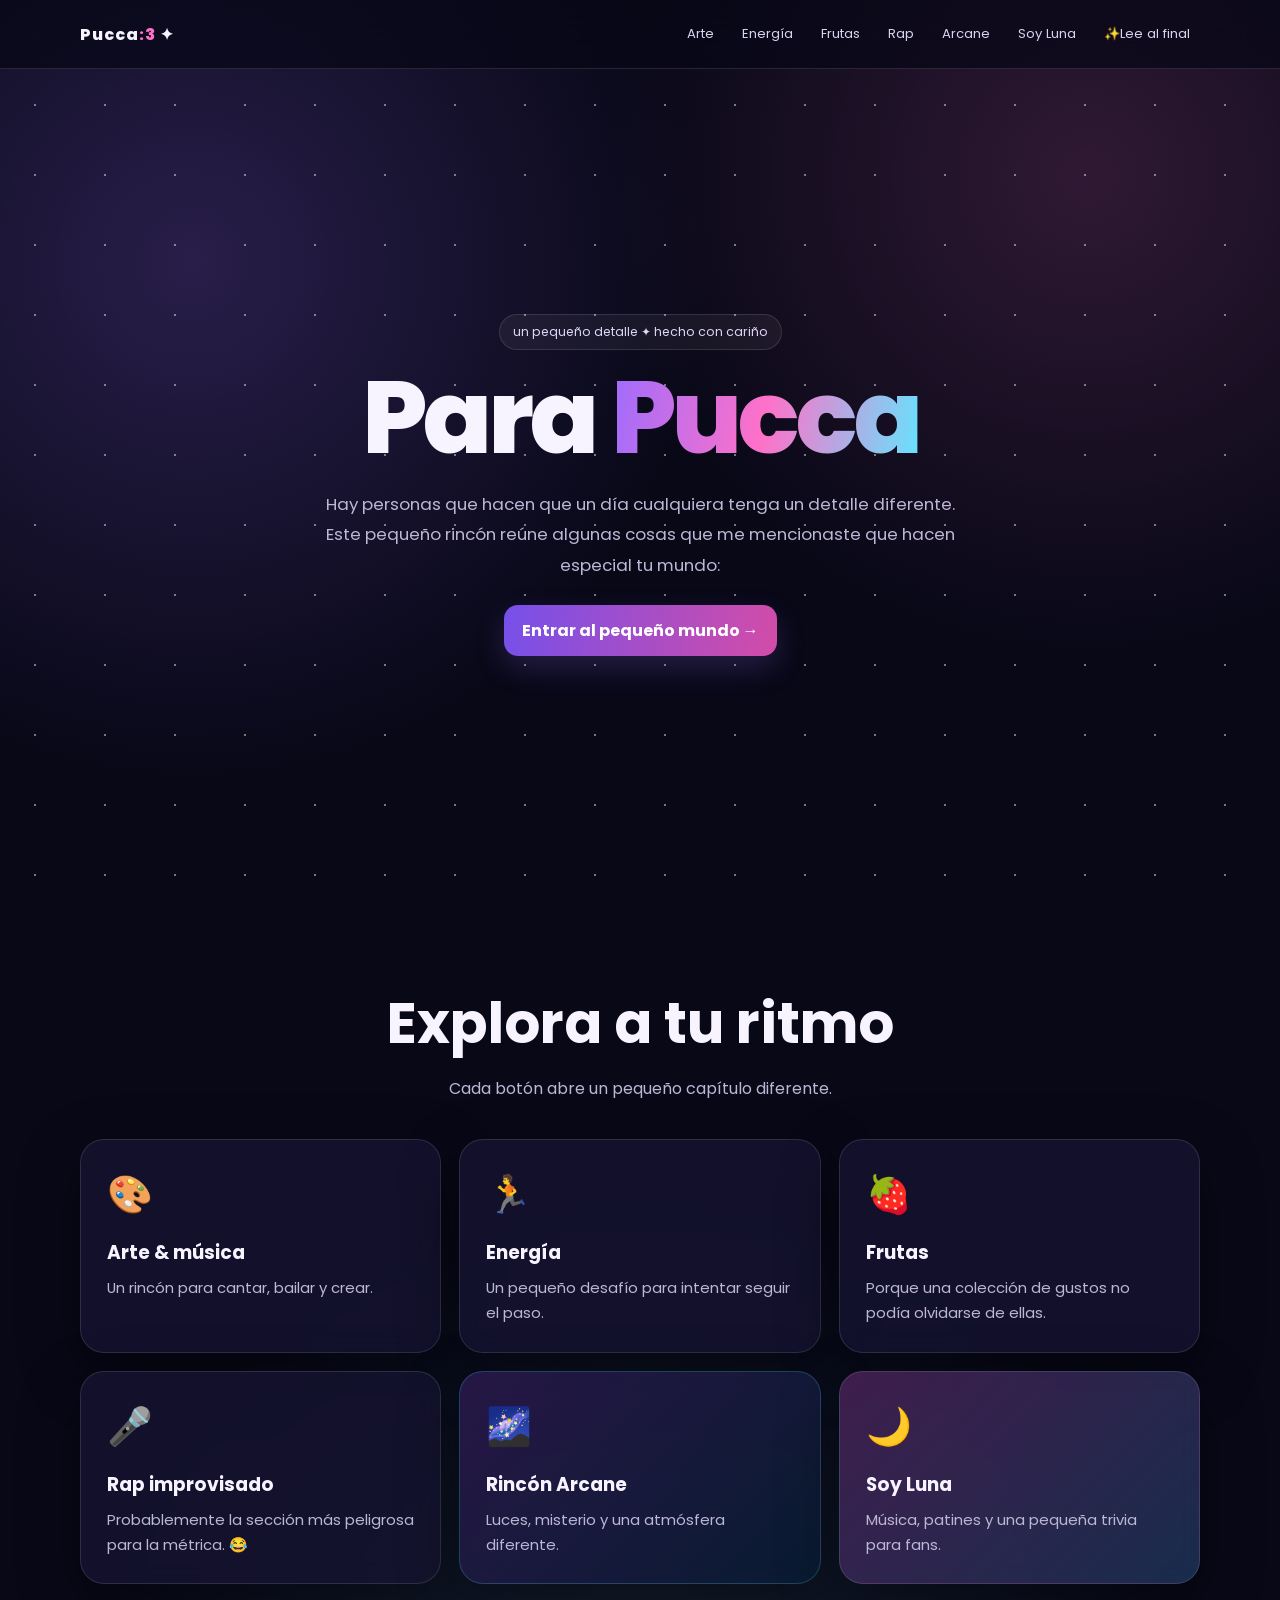
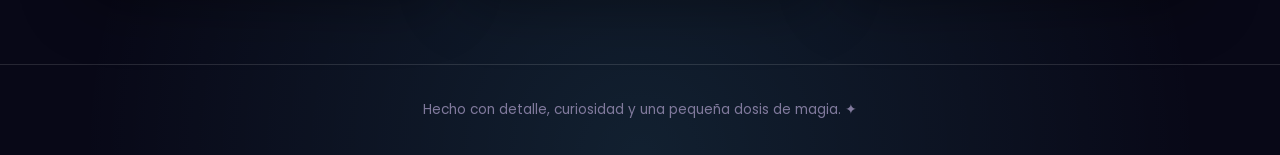
<file: index.html>
<!DOCTYPE html>
<html lang="es"><head><meta charset="UTF-8"><meta name="viewport" content="width=device-width,initial-scale=1.0">
<title>perdon si esta feo  · Un pequeño mundo</title><link rel="stylesheet" href="css/estilo.css"></head>
<body><nav class="nav"><div class="container nav-inner"><a class="logo" href="index.html">Pucca<span>:3</span> ✦</a>
<div class="nav-links"><a href="paginas/arte.html">Arte</a><a href="paginas/energia.html">Energía</a><a href="paginas/frutas.html">Frutas</a><a href="paginas/rap.html">Rap</a><a href="paginas/arcane.html">Arcane</a><a href="paginas/soyluna.html">Soy Luna</a><a href="paginas/final.html">✨Lee al final </a></div></div></nav>
<header class="hero"><div class="container fade"><span class="badge">un pequeño detalle ✦ hecho con cariño</span>
<h1>Para <span class="gradient">Pucca</span></h1>
<p>Hay personas que hacen que un día cualquiera tenga un detalle diferente. Este pequeño rincón reúne algunas cosas que me mencionaste que hacen especial tu mundo:</p>
<a class="btn pulse" href="paginas/arte.html">Entrar al pequeño mundo →</a>
</div></header>
<section class="section"><div class="container"><div class="title"><h2>Explora a tu ritmo</h2><p>Cada botón abre un pequeño capítulo diferente.</p></div>
<div class="grid">
<a class="card" href="paginas/arte.html"><div class="icon">🎨</div><h3>Arte & música</h3><p>Un rincón para cantar, bailar y crear.</p></a>
<a class="card" href="paginas/energia.html"><div class="icon">🏃</div><h3>Energía</h3><p>Un pequeño desafío para intentar seguir el paso.</p></a>
<a class="card" href="paginas/frutas.html"><div class="icon">🍓</div><h3>Frutas</h3><p>Porque una colección de gustos no podía olvidarse de ellas.</p></a>
<a class="card" href="paginas/rap.html"><div class="icon">🎤</div><h3>Rap improvisado</h3><p>Probablemente la sección más peligrosa para la métrica. 😂</p></a>
<a class="card arcane" href="paginas/arcane.html"><div class="icon">🌌</div><h3>Rincón Arcane</h3><p>Luces, misterio y una atmósfera diferente.</p></a>
<a class="card luna" href="paginas/soyluna.html"><div class="icon">🌙</div><h3>Soy Luna</h3><p>Música, patines y una pequeña trivia para fans.</p></a>
</div></div></section><footer><div class="container">Hecho con detalle, curiosidad y una pequeña dosis de magia. ✦</div></footer>
<script src="js/app.js"></script></body></html>
</file>
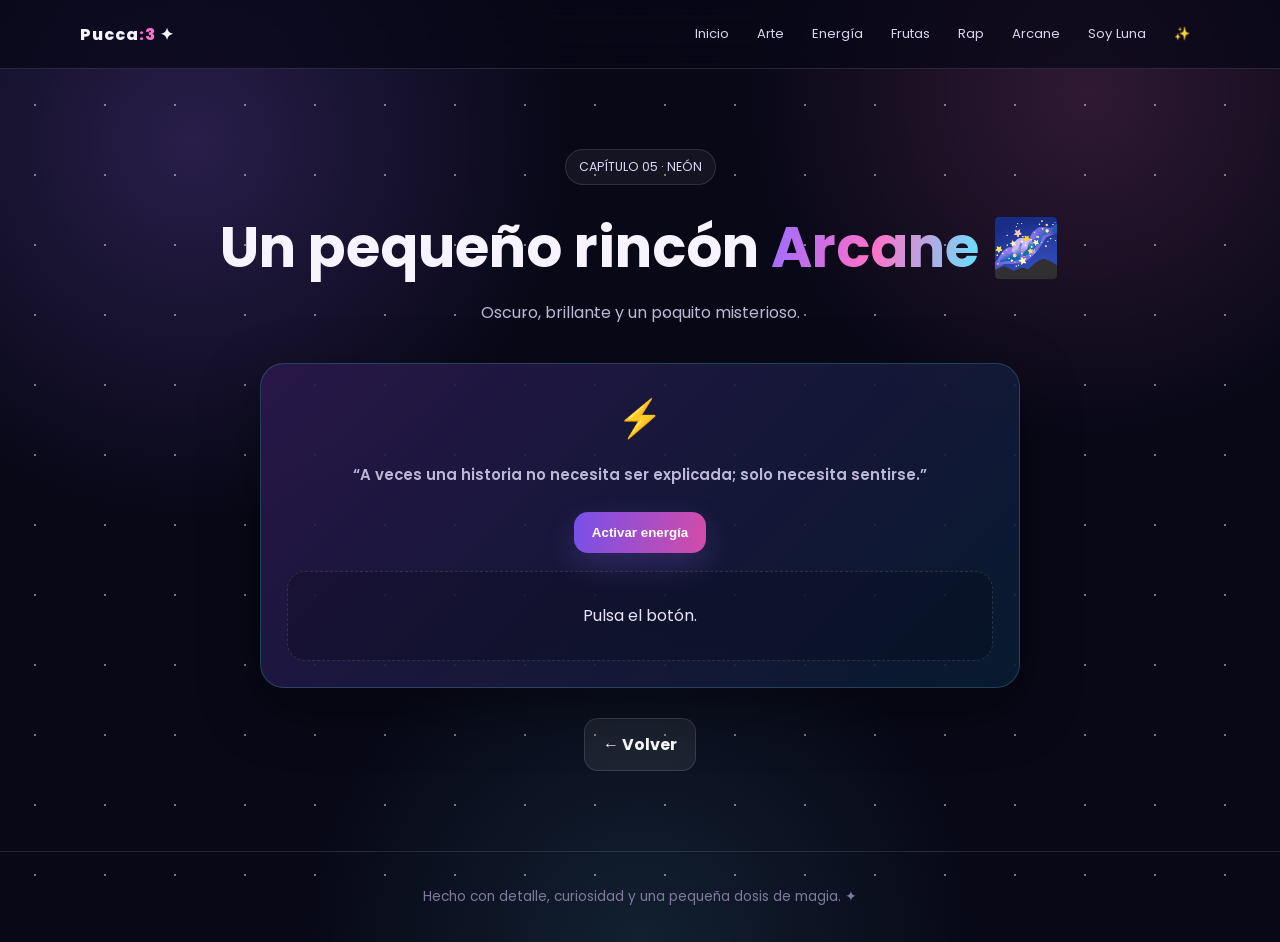
<file: paginas/arcane.html>
<!DOCTYPE html><html lang="es"><head><meta charset="UTF-8"><meta name="viewport" content="width=device-width,initial-scale=1.0"><title>Rincón Arcane · Proyecto777</title><link rel="stylesheet" href="../css/estilo.css"></head><body><nav class="nav"><div class="container nav-inner"><a class="logo" href="../index.html">Pucca<span>:3</span> ✦</a><div class="nav-links"><a href="../index.html">Inicio</a><a href="arte.html">Arte</a><a href="energia.html">Energía</a><a href="frutas.html">Frutas</a><a href="rap.html">Rap</a><a href="arcane.html">Arcane</a><a href="soyluna.html">Soy Luna</a><a href="final.html">✨</a></div></div></nav><main class="fade"><section class="section"><div class="container"><div class="title"><span class="badge">CAPÍTULO 05 · NEÓN</span><h2>Un pequeño rincón <span class="gradient">Arcane</span> 🌌</h2><p>Oscuro, brillante y un poquito misterioso.</p></div><div class="card arcane panel center"><div class="icon pulse">⚡</div><p class="quote">“A veces una historia no necesita ser explicada; solo necesita sentirse.”</p><button class="btn" onclick="document.getElementById('arcaneMsg').textContent=['Energía desbloqueada. ✦','Modo neón activado.','Una chispa puede cambiar toda una escena.','Nivel de misterio: considerable. 🌌'][Math.floor(Math.random()*4)]" style="margin-top:25px">Activar energía</button><div class="output" id="arcaneMsg" style="margin-top:18px">Pulsa el botón.</div></div><div class="center" style="margin-top:30px"><a class="btn alt" href="../index.html">← Volver</a></div></div></section></main><footer><div class="container">Hecho con detalle, curiosidad y una pequeña dosis de magia. ✦</div></footer><script src="../js/app.js"></script></body></html>
</file>
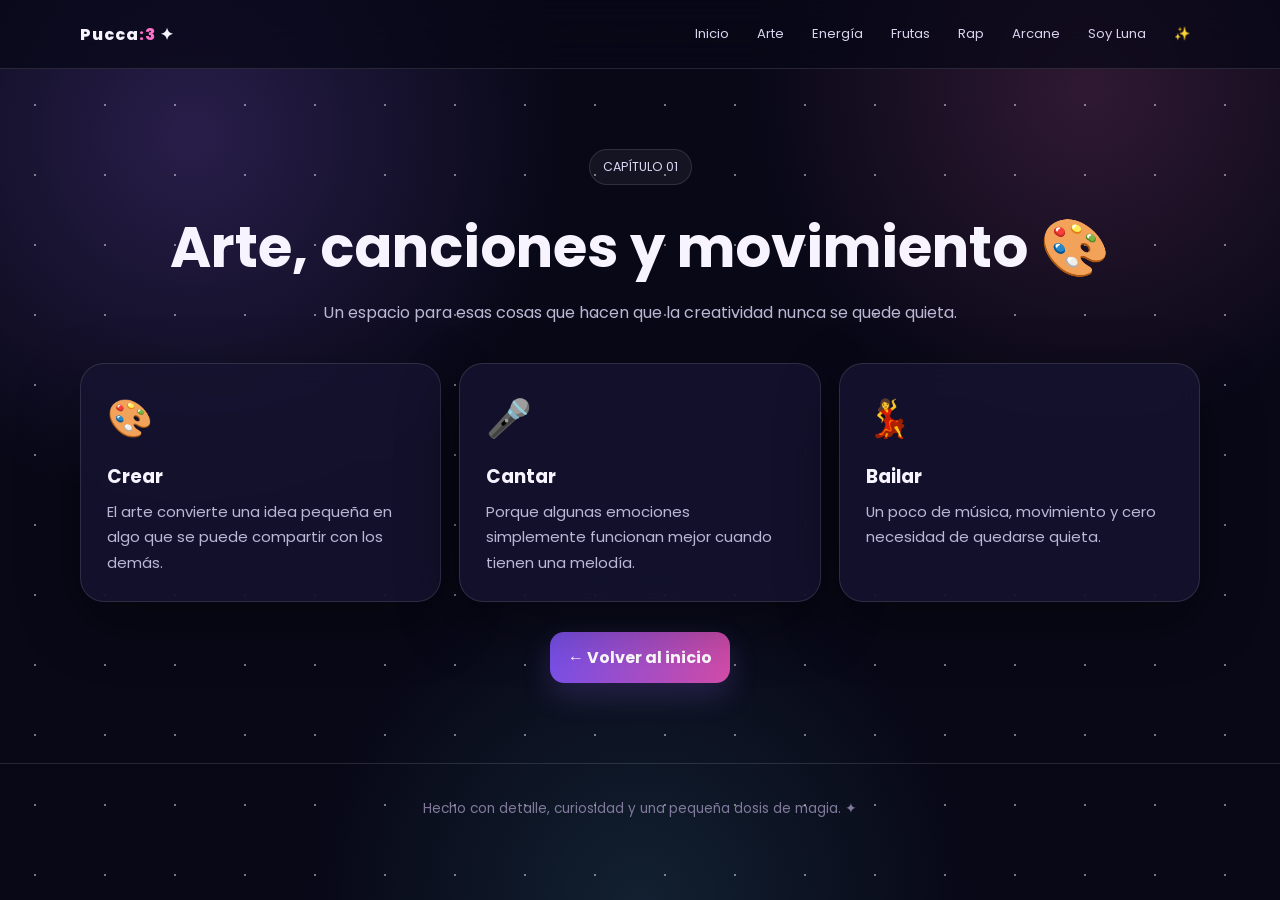
<file: paginas/arte.html>
<!DOCTYPE html><html lang="es"><head><meta charset="UTF-8"><meta name="viewport" content="width=device-width,initial-scale=1.0"><title>Arte & música · Proyecto777</title><link rel="stylesheet" href="../css/estilo.css"></head><body><nav class="nav"><div class="container nav-inner"><a class="logo" href="../index.html">Pucca<span>:3</span> ✦</a><div class="nav-links"><a href="../index.html">Inicio</a><a href="arte.html">Arte</a><a href="energia.html">Energía</a><a href="frutas.html">Frutas</a><a href="rap.html">Rap</a><a href="arcane.html">Arcane</a><a href="soyluna.html">Soy Luna</a><a href="final.html">✨</a></div></div></nav><main class="fade"><section class="section"><div class="container"><div class="title"><span class="badge">CAPÍTULO 01</span><h2>Arte, canciones y movimiento 🎨</h2><p>Un espacio para esas cosas que hacen que la creatividad nunca se quede quieta.</p></div><div class="grid"><div class="card"><div class="icon">🎨</div><h3>Crear</h3><p>El arte convierte una idea pequeña en algo que se puede compartir con los demás.</p></div><div class="card"><div class="icon">🎤</div><h3>Cantar</h3><p>Porque algunas emociones simplemente funcionan mejor cuando tienen una melodía.</p></div><div class="card"><div class="icon">💃</div><h3>Bailar</h3><p>Un poco de música, movimiento y cero necesidad de quedarse quieta.</p></div></div><div class="center" style="margin-top:30px"><a class="btn" href="../index.html">← Volver al inicio</a></div></div></section></main><footer><div class="container">Hecho con detalle, curiosidad y una pequeña dosis de magia. ✦</div></footer><script src="../js/app.js"></script></body></html>
</file>
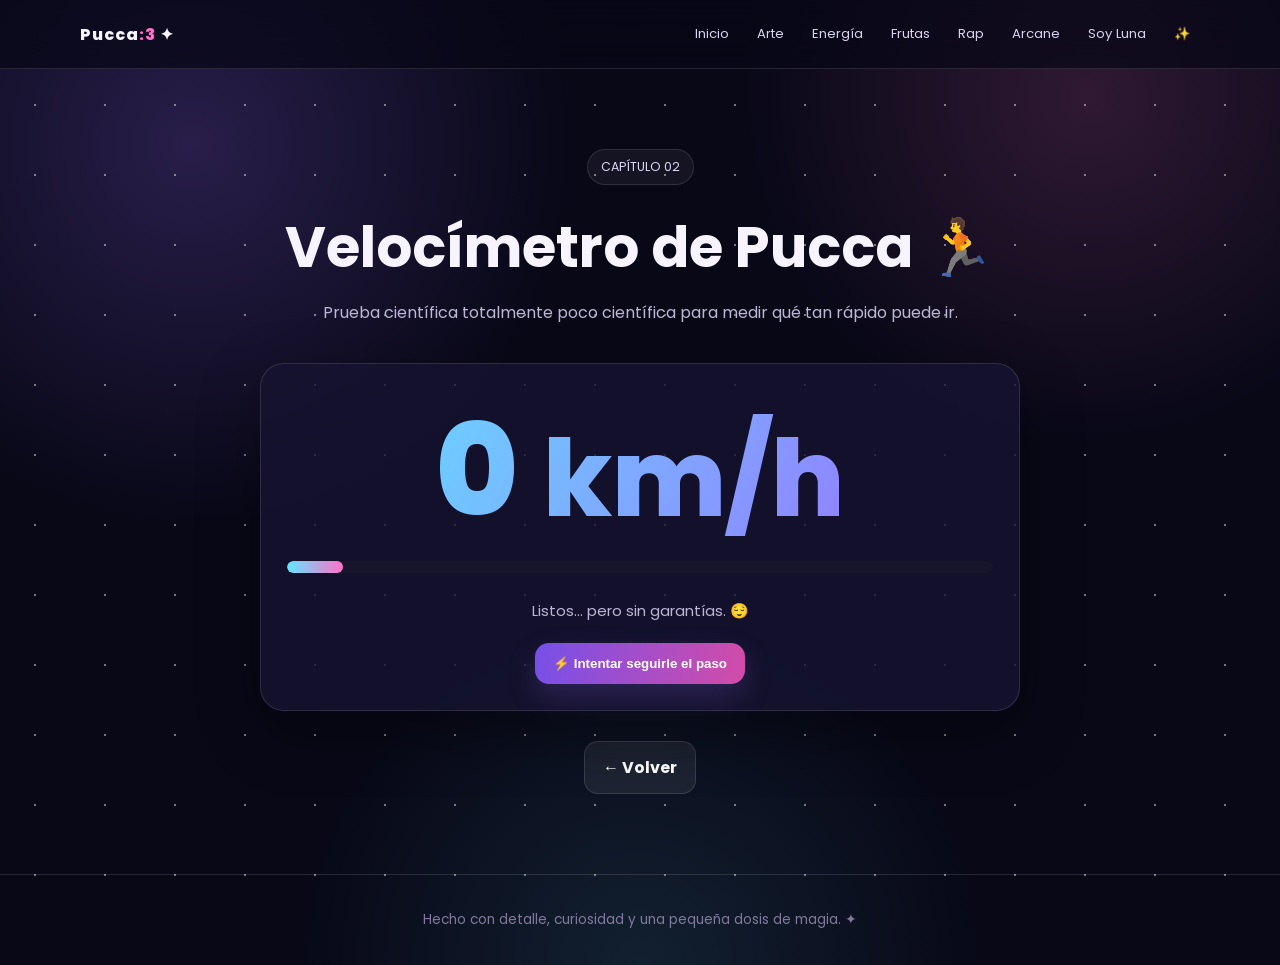
<file: paginas/energia.html>
<!DOCTYPE html><html lang="es"><head><meta charset="UTF-8"><meta name="viewport" content="width=device-width,initial-scale=1.0"><title>Energía · Proyecto777</title><link rel="stylesheet" href="../css/estilo.css"></head><body><nav class="nav"><div class="container nav-inner"><a class="logo" href="../index.html">Pucca<span>:3</span> ✦</a><div class="nav-links"><a href="../index.html">Inicio</a><a href="arte.html">Arte</a><a href="energia.html">Energía</a><a href="frutas.html">Frutas</a><a href="rap.html">Rap</a><a href="arcane.html">Arcane</a><a href="soyluna.html">Soy Luna</a><a href="final.html">✨</a></div></div></nav><main class="fade"><section class="section"><div class="container panel"><div class="title"><span class="badge">CAPÍTULO 02</span><h2>Velocímetro de Pucca 🏃</h2><p>Prueba científica totalmente poco científica para medir qué tan rápido puede ir.</p></div><div class="card center"><div class="big-number"><span id="speed">0</span> <small>km/h</small></div><div class="speedbar"><div class="speedfill"></div></div><p id="speedMsg">Listos... pero sin garantías. 😌</p><button class="btn" onclick="accelerate()" style="margin-top:20px">⚡ Intentar seguirle el paso</button></div><div class="center" style="margin-top:30px"><a class="btn alt" href="../index.html">← Volver</a></div></div></section></main><footer><div class="container">Hecho con detalle, curiosidad y una pequeña dosis de magia. ✦</div></footer><script src="../js/app.js"></script></body></html>
</file>
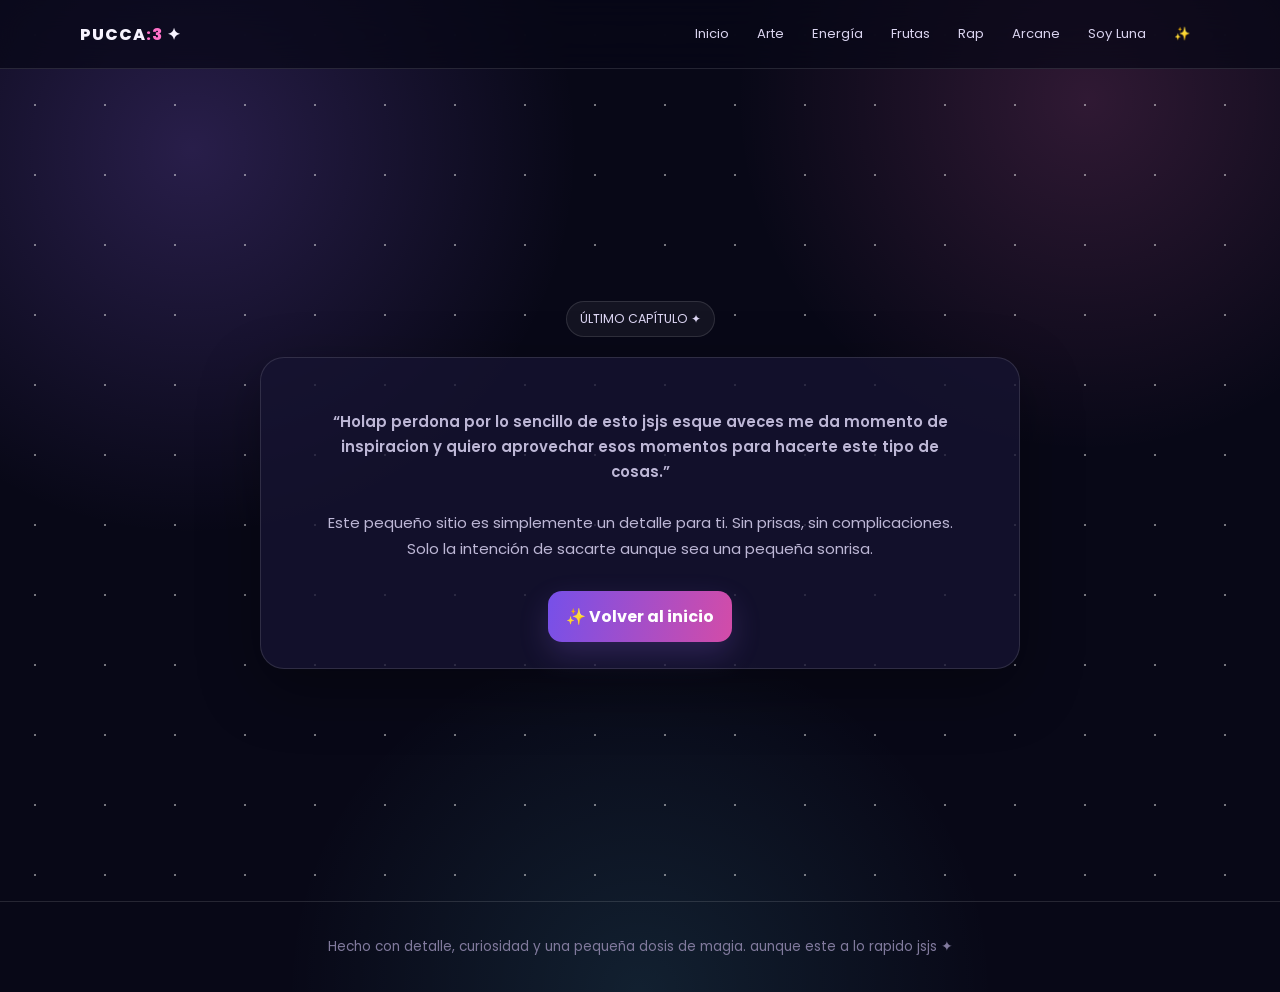
<file: paginas/final.html>
<!DOCTYPE html><html lang="es"><head><meta charset="UTF-8"><meta name="viewport" content="width=device-width,initial-scale=1.0"><title>Un pequeño detalle ·</title><link rel="stylesheet" href="../css/estilo.css"></head><body><nav class="nav"><div class="container nav-inner"><a class="logo" href="../index.html">PUCCA<span>:3</span> ✦</a><div class="nav-links"><a href="../index.html">Inicio</a><a href="arte.html">Arte</a><a href="energia.html">Energía</a><a href="frutas.html">Frutas</a><a href="rap.html">Rap</a><a href="arcane.html">Arcane</a><a href="soyluna.html">Soy Luna</a><a href="final.html">✨</a></div></div></nav><main class="fade"><section class="hero"><div class="container panel fade"><span class="badge">ÚLTIMO CAPÍTULO ✦</span><div class="card"><p class="quote">“Holap perdona por lo sencillo de esto jsjs esque aveces me da momento de inspiracion y quiero aprovechar esos momentos para hacerte este tipo de cosas.”</p><p style="margin-top:25px;color:var(--muted);line-height:1.8">Este pequeño sitio es simplemente un detalle para ti. Sin prisas, sin complicaciones. Solo la intención de sacarte aunque sea una pequeña sonrisa.</p><div style="margin-top:28px"><a class="btn" href="../index.html">✨ Volver al inicio</a></div></div></div></section></main><footer><div class="container">Hecho con detalle, curiosidad y una pequeña dosis de magia. aunque este a lo rapido jsjs ✦</div></footer><script src="../js/app.js"></script></body></html>
</file>
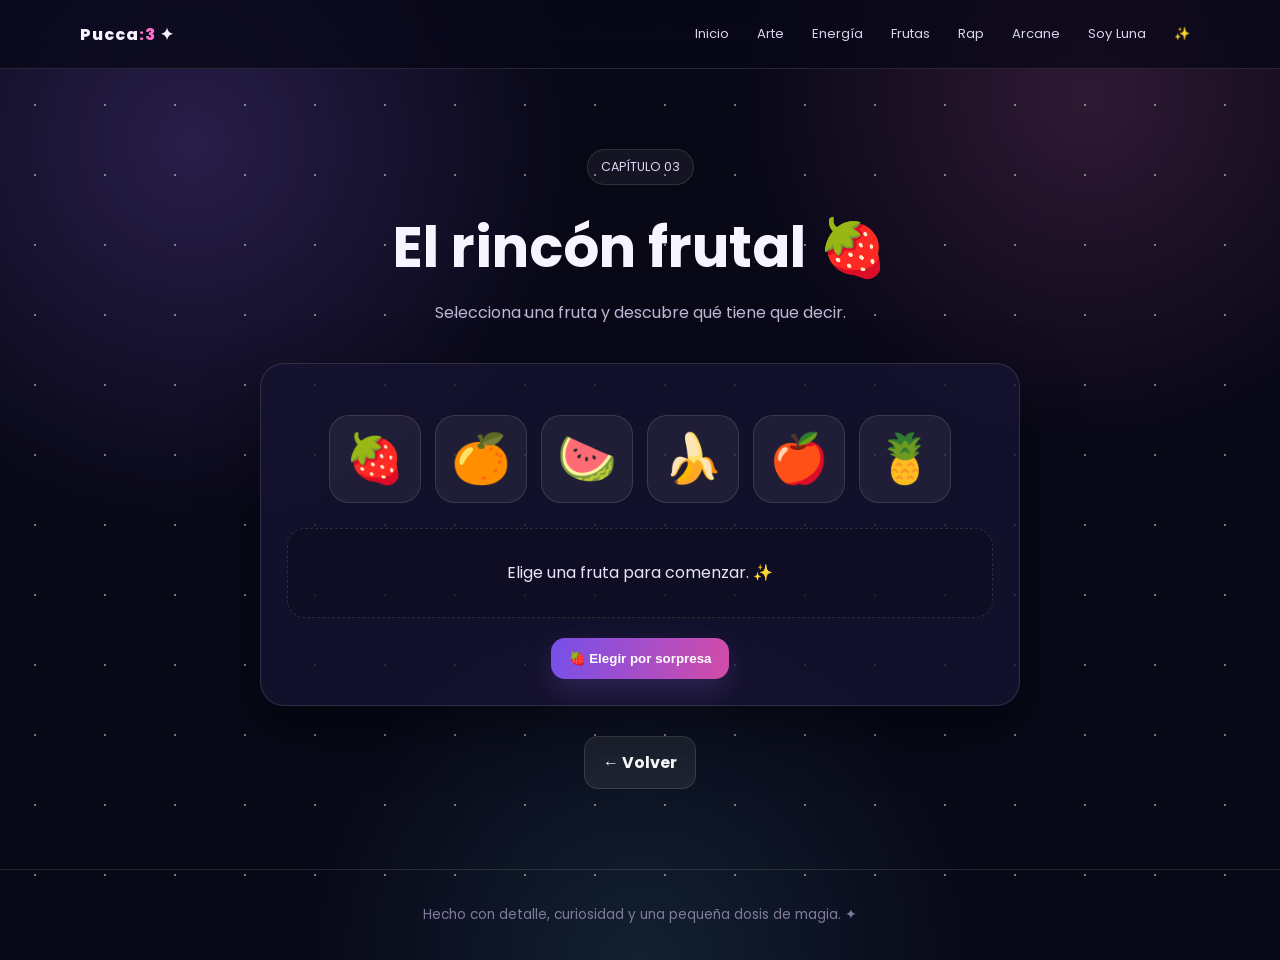
<file: paginas/frutas.html>
<!DOCTYPE html><html lang="es"><head><meta charset="UTF-8"><meta name="viewport" content="width=device-width,initial-scale=1.0"><title>Frutas · Proyecto777</title><link rel="stylesheet" href="../css/estilo.css"></head><body><nav class="nav"><div class="container nav-inner"><a class="logo" href="../index.html">Pucca<span>:3</span> ✦</a><div class="nav-links"><a href="../index.html">Inicio</a><a href="arte.html">Arte</a><a href="energia.html">Energía</a><a href="frutas.html">Frutas</a><a href="rap.html">Rap</a><a href="arcane.html">Arcane</a><a href="soyluna.html">Soy Luna</a><a href="final.html">✨</a></div></div></nav><main class="fade"><section class="section"><div class="container panel"><div class="title"><span class="badge">CAPÍTULO 03</span><h2>El rincón frutal 🍓</h2><p>Selecciona una fruta y descubre qué tiene que decir.</p></div><div class="card center"><div class="fruitbox"><button class="fruit" onclick="fruitPick('🍓')">🍓</button><button class="fruit" onclick="fruitPick('🍊')">🍊</button><button class="fruit" onclick="fruitPick('🍉')">🍉</button><button class="fruit" onclick="fruitPick('🍌')">🍌</button><button class="fruit" onclick="fruitPick('🍎')">🍎</button><button class="fruit" onclick="fruitPick('🍍')">🍍</button></div><div class="output" id="fruitOutput">Elige una fruta para comenzar. ✨</div><button class="btn" onclick="randomFruit()" style="margin-top:20px">🍓 Elegir por sorpresa</button></div><div class="center" style="margin-top:30px"><a class="btn alt" href="../index.html">← Volver</a></div></div></section></main><footer><div class="container">Hecho con detalle, curiosidad y una pequeña dosis de magia. ✦</div></footer><script src="../js/app.js"></script></body></html>
</file>
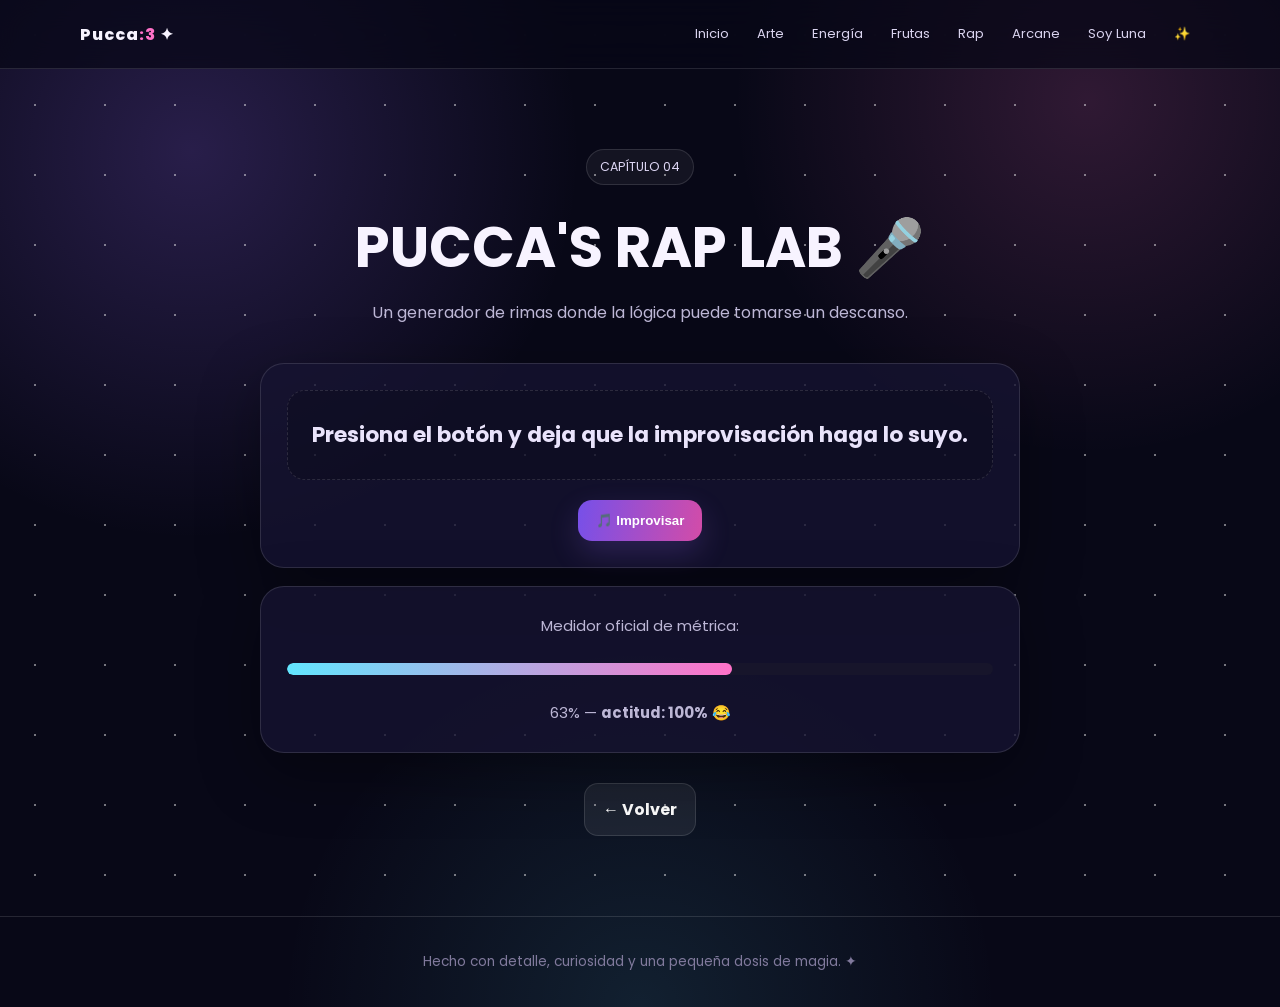
<file: paginas/rap.html>
<!DOCTYPE html><html lang="es"><head><meta charset="UTF-8"><meta name="viewport" content="width=device-width,initial-scale=1.0"><title>Rap Lab · Proyecto777</title><link rel="stylesheet" href="../css/estilo.css"></head><body><nav class="nav"><div class="container nav-inner"><a class="logo" href="../index.html">Pucca<span>:3</span> ✦</a><div class="nav-links"><a href="../index.html">Inicio</a><a href="arte.html">Arte</a><a href="energia.html">Energía</a><a href="frutas.html">Frutas</a><a href="rap.html">Rap</a><a href="arcane.html">Arcane</a><a href="soyluna.html">Soy Luna</a><a href="final.html">✨</a></div></div></nav><main class="fade"><section class="section"><div class="container panel"><div class="title"><span class="badge">CAPÍTULO 04</span><h2>PUCCA'S RAP LAB 🎤</h2><p>Un generador de rimas donde la lógica puede tomarse un descanso.</p></div><div class="card center"><div class="output rapword" id="rapOutput">Presiona el botón y deja que la improvisación haga lo suyo.</div><button class="btn" onclick="newRap()" style="margin-top:20px">🎵 Improvisar</button></div><div class="card center" style="margin-top:18px"><p>Medidor oficial de métrica:</p><div class="speedbar"><div class="speedfill" style="width:63%"></div></div><p>63% — <strong>actitud: 100%</strong> 😂</p></div><div class="center" style="margin-top:30px"><a class="btn alt" href="../index.html">← Volver</a></div></div></section></main><footer><div class="container">Hecho con detalle, curiosidad y una pequeña dosis de magia. ✦</div></footer><script src="../js/app.js"></script></body></html>
</file>
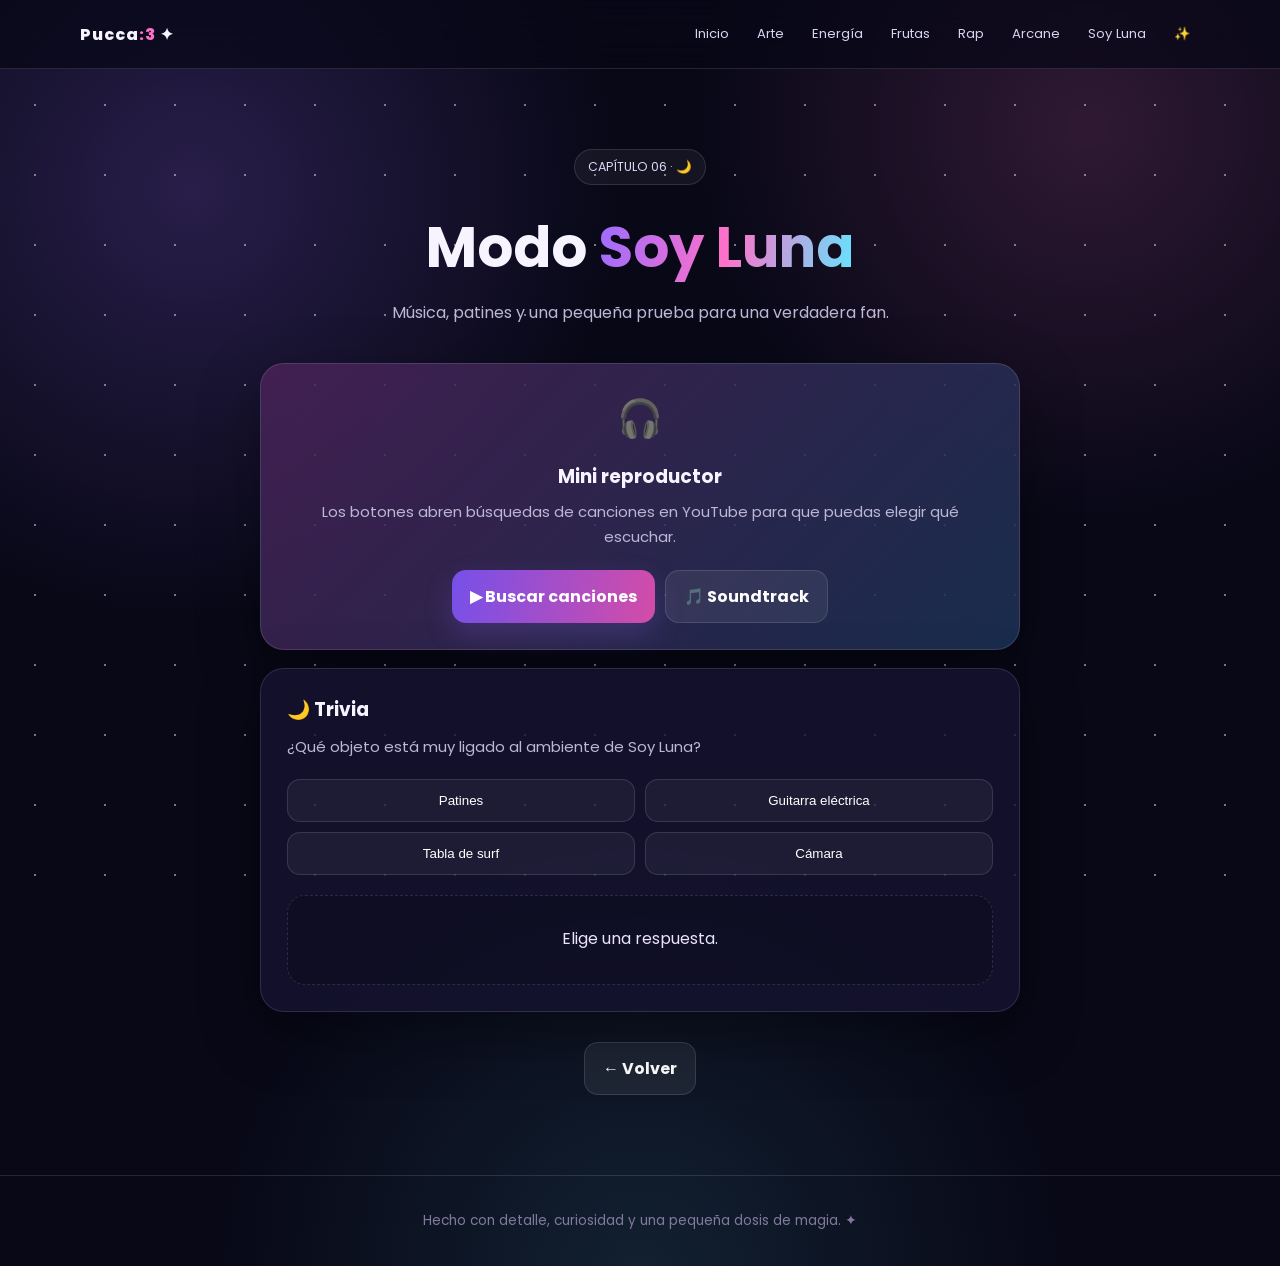
<file: paginas/soyluna.html>
<!DOCTYPE html><html lang="es"><head><meta charset="UTF-8"><meta name="viewport" content="width=device-width,initial-scale=1.0"><title>Soy Luna · Proyecto777</title><link rel="stylesheet" href="../css/estilo.css"></head><body><nav class="nav"><div class="container nav-inner"><a class="logo" href="../index.html">Pucca<span>:3</span> ✦</a><div class="nav-links"><a href="../index.html">Inicio</a><a href="arte.html">Arte</a><a href="energia.html">Energía</a><a href="frutas.html">Frutas</a><a href="rap.html">Rap</a><a href="arcane.html">Arcane</a><a href="soyluna.html">Soy Luna</a><a href="final.html">✨</a></div></div></nav><main class="fade"><section class="section"><div class="container panel"><div class="title"><span class="badge">CAPÍTULO 06 · 🌙</span><h2>Modo <span class="gradient">Soy Luna</span></h2><p>Música, patines y una pequeña prueba para una verdadera fan.</p></div><div class="card luna center"><div class="icon">🎧</div><h3>Mini reproductor</h3><p>Los botones abren búsquedas de canciones en YouTube para que puedas elegir qué escuchar.</p><div style="display:flex;gap:10px;justify-content:center;flex-wrap:wrap;margin-top:20px"><a class="btn" target="_blank" href="https://www.youtube.com/results?search_query=Soy+Luna+canciones">▶ Buscar canciones</a><a class="btn alt" target="_blank" href="https://www.youtube.com/results?search_query=Soy+Luna+soundtrack">🎵 Soundtrack</a></div></div><div class="card" style="margin-top:18px"><h3>🌙 Trivia</h3><p id="question" style="margin-top:10px"></p><div class="trivia-options" id="options"></div><div class="output" id="triviaResult">Elige una respuesta.</div></div><div class="center" style="margin-top:30px"><a class="btn alt" href="../index.html">← Volver</a></div></div></section></main><footer><div class="container">Hecho con detalle, curiosidad y una pequeña dosis de magia. ✦</div></footer><script src="../js/app.js"></script></body></html>
</file>
<file: css/estilo.css>
@import url('https://fonts.googleapis.com/css2?family=Montserrat:wght@400;500;600;700;800&family=Poppins:wght@400;500;600;700;800&display=swap');
:root{--bg:#080817;--card:rgba(22,20,49,.78);--text:#f7f3ff;--muted:#bdb7d6;--purple:#9b6cff;--pink:#ff71c8;--cyan:#62e6ff;--yellow:#ffd86b;--line:rgba(255,255,255,.12);--shadow:0 20px 60px rgba(0,0,0,.35)}
*{box-sizing:border-box;margin:0;padding:0}html{scroll-behavior:smooth}body{min-height:100vh;color:var(--text);font-family:Poppins,sans-serif;background:radial-gradient(circle at 15% 15%,rgba(155,108,255,.22),transparent 28%),radial-gradient(circle at 85% 10%,rgba(255,113,200,.16),transparent 25%),radial-gradient(circle at 50% 100%,rgba(98,230,255,.11),transparent 30%),var(--bg);overflow-x:hidden}body:before{content:"";position:fixed;inset:0;pointer-events:none;opacity:.45;background-image:radial-gradient(#fff 1px,transparent 1px);background-size:70px 70px;animation:stars 18s linear infinite}@keyframes stars{to{background-position:70px 140px}}a{text-decoration:none;color:inherit}.container{width:min(1120px,92%);margin:auto}.nav{position:sticky;top:0;z-index:20;background:rgba(8,8,23,.72);backdrop-filter:blur(18px);border-bottom:1px solid var(--line)}.nav-inner{min-height:68px;display:flex;align-items:center;justify-content:space-between;gap:18px}.logo{font-weight:800;letter-spacing:1px}.logo span{color:var(--pink)}.nav-links{display:flex;gap:8px;flex-wrap:wrap;justify-content:flex-end}.nav-links a{font-size:.82rem;color:#d9d3ee;padding:8px 10px;border-radius:12px;transition:.25s}.nav-links a:hover{background:rgba(155,108,255,.15);color:white}.hero{min-height:calc(100vh - 68px);display:grid;place-items:center;text-align:center;padding:80px 0}.badge{display:inline-flex;padding:8px 13px;border:1px solid var(--line);border-radius:99px;background:rgba(255,255,255,.05);color:#ddd6f4;font-size:.78rem;margin-bottom:20px}h1{font-size:clamp(3rem,8vw,6.8rem);line-height:.92;letter-spacing:-4px;font-weight:800}.gradient{background:linear-gradient(100deg,var(--purple),var(--pink),var(--cyan));-webkit-background-clip:text;color:transparent}.hero p{max-width:650px;margin:25px auto;color:var(--muted);font-size:1.05rem;line-height:1.8}.btn{display:inline-flex;align-items:center;justify-content:center;gap:8px;border:0;border-radius:14px;padding:13px 18px;color:white;background:linear-gradient(100deg,#7650e9,#d34ca8);font-weight:700;cursor:pointer;box-shadow:0 12px 30px rgba(155,108,255,.2);transition:.25s}.btn:hover{transform:translateY(-3px);filter:brightness(1.08)}.btn.alt{background:rgba(255,255,255,.07);border:1px solid var(--line);box-shadow:none}.section{padding:80px 0}.title{text-align:center;margin-bottom:38px}.title h2{font-size:clamp(2rem,5vw,3.5rem)}.title p{color:var(--muted);margin-top:10px}.grid{display:grid;grid-template-columns:repeat(3,1fr);gap:18px}.card{background:var(--card);border:1px solid var(--line);border-radius:24px;padding:26px;box-shadow:var(--shadow);backdrop-filter:blur(12px);transition:.3s}.card:hover{transform:translateY(-7px);border-color:rgba(155,108,255,.45)}.icon{font-size:2.3rem;margin-bottom:16px}.card h3{margin-bottom:8px}.card p{color:var(--muted);line-height:1.7;font-size:.93rem}.center{text-align:center}.panel{max-width:760px;margin:0 auto}.big-number{font-size:clamp(4rem,14vw,8rem);font-weight:800;line-height:1;background:linear-gradient(120deg,var(--cyan),var(--purple));-webkit-background-clip:text;color:transparent;margin:18px 0}.speedbar{height:12px;background:#17152b;border-radius:99px;overflow:hidden;margin:25px 0}.speedfill{height:100%;width:8%;background:linear-gradient(90deg,var(--cyan),var(--pink));border-radius:inherit;transition:width .8s}.fruitbox{display:flex;justify-content:center;gap:14px;flex-wrap:wrap;margin:25px 0}.fruit{font-size:3rem;background:rgba(255,255,255,.06);border:1px solid var(--line);border-radius:20px;padding:15px;cursor:pointer;transition:.25s}.fruit:hover{transform:rotate(-7deg) scale(1.08)}.output{min-height:90px;display:grid;place-items:center;text-align:center;padding:20px;border-radius:18px;background:rgba(0,0,0,.18);border:1px dashed var(--line);color:#e9e3fb;line-height:1.8}.rapword{font-size:1.35rem;font-weight:700}.arcane{background:linear-gradient(135deg,rgba(42,24,75,.9),rgba(8,28,50,.88));border-color:rgba(98,230,255,.2)}.luna{background:linear-gradient(135deg,rgba(75,34,88,.82),rgba(27,49,84,.88))}.trivia-options{display:grid;grid-template-columns:1fr 1fr;gap:10px;margin:20px 0}.trivia-options button{padding:13px;border:1px solid var(--line);background:rgba(255,255,255,.05);color:white;border-radius:13px;cursor:pointer}.trivia-options button:hover{background:rgba(255,113,200,.15)}.quote{font-size:clamp(1.4rem,3vw,2.1rem);line-height:1.6;font-weight:600}footer{padding:35px 0;color:#817a9d;text-align:center;border-top:1px solid var(--line);font-size:.85rem}.fade{animation:fade .8s ease both}@keyframes fade{from{opacity:0;transform:translateY(15px)}to{opacity:1;transform:none}}.pulse{animation:pulse 2s infinite}@keyframes pulse{50%{transform:scale(1.04);filter:brightness(1.15)}}@media(max-width:800px){.grid{grid-template-columns:1fr}.nav-inner{align-items:flex-start;padding:12px 0}.nav-links{gap:2px}.nav-links a{font-size:.7rem;padding:7px}.hero{padding:65px 0}h1{letter-spacing:-2px}.trivia-options{grid-template-columns:1fr}}
</file>
